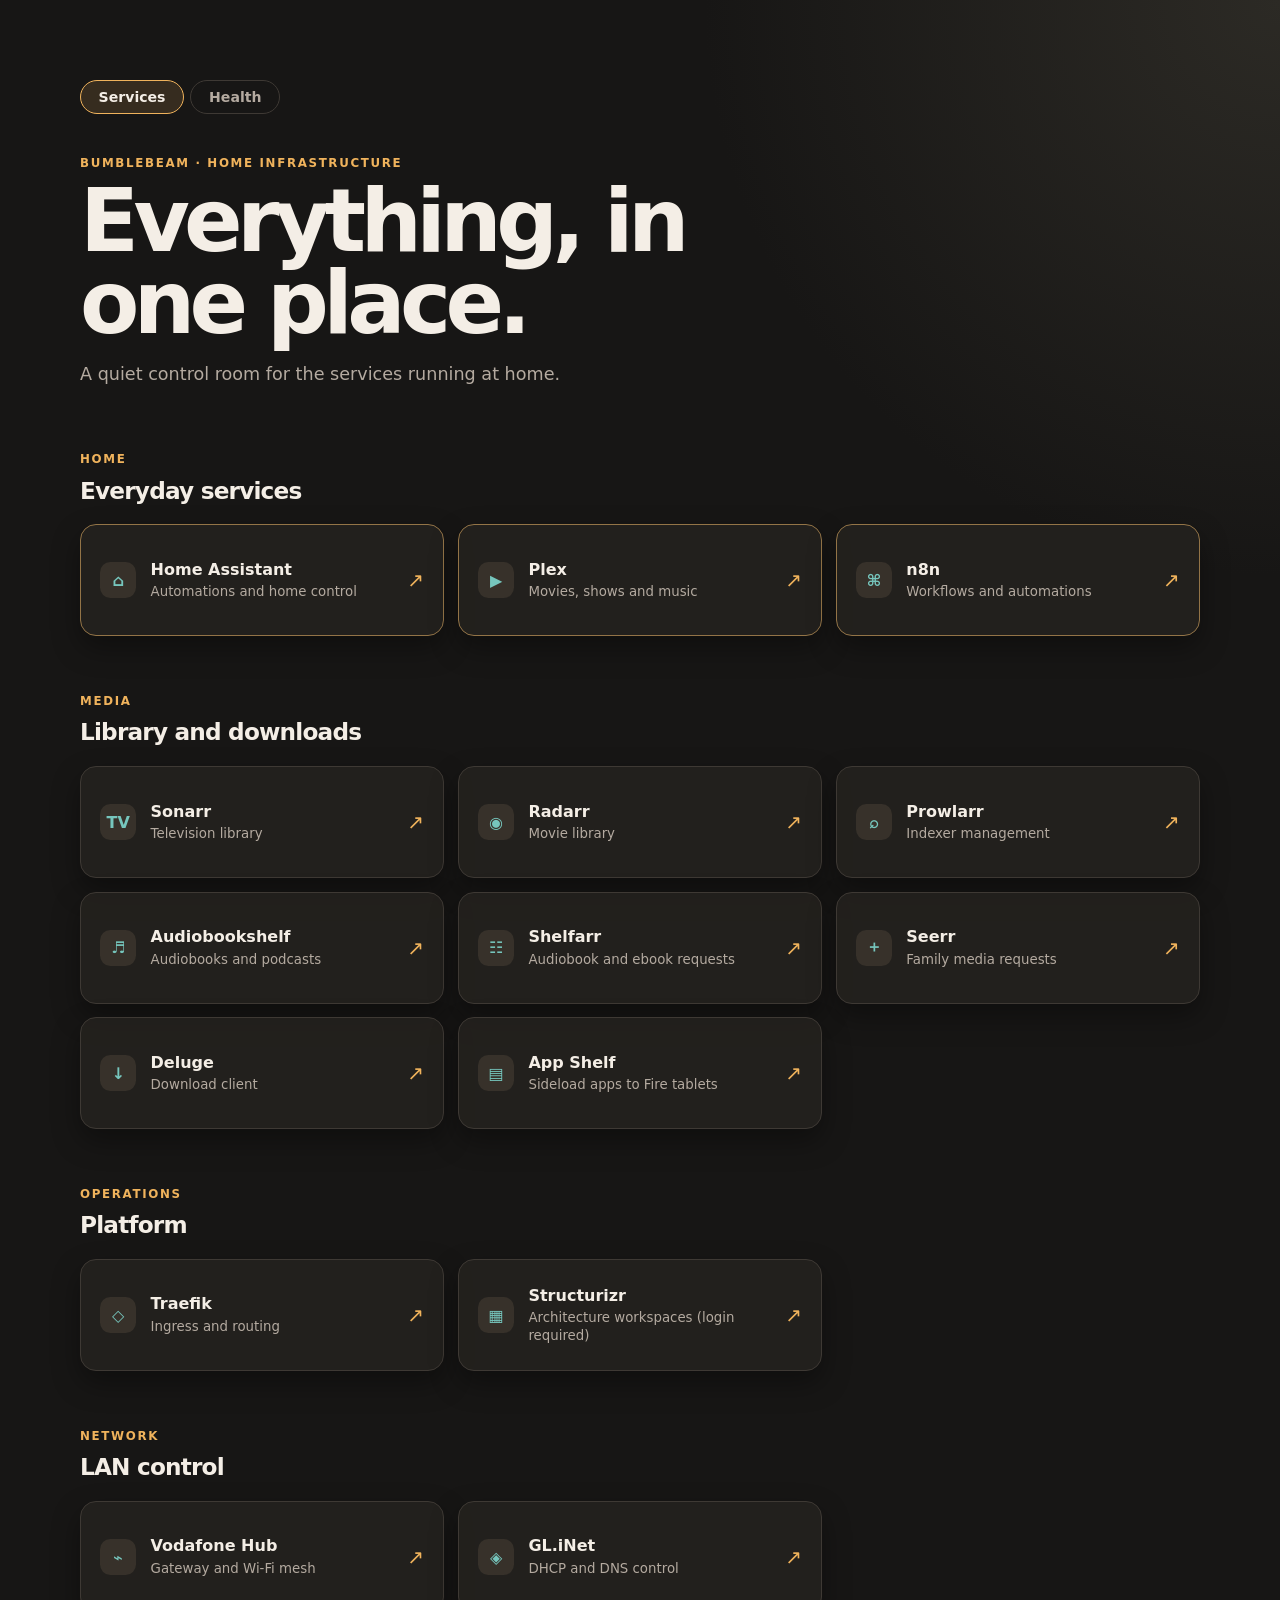
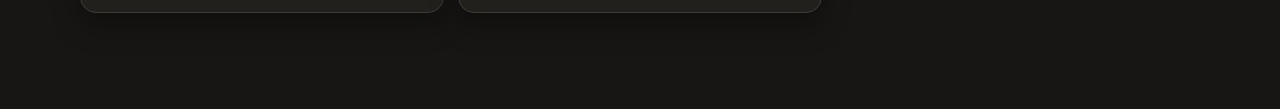
<file: portal/site/index.html>
<!doctype html>
<html lang="en">
  <head>
    <meta charset="utf-8">
    <meta name="viewport" content="width=device-width, initial-scale=1">
    <meta name="color-scheme" content="dark">
    <title>Bumblebeam</title>
    <link rel="stylesheet" href="styles.css">
  </head>
  <body>
    <main class="shell">
      <nav class="tabs" aria-label="Portal sections">
        <a class="tab" href="index.html" aria-current="page">Services</a>
        <a class="tab" href="health.html">Health</a>
      </nav>

      <header class="hero">
        <p class="eyebrow">Bumblebeam · Home Infrastructure</p>
        <h1>Everything, in one place.</h1>
        <p class="lede">A quiet control room for the services running at home.</p>
      </header>

      <section aria-labelledby="home-services">
        <div class="section-heading">
          <p class="section-label">Home</p>
          <h2 id="home-services">Everyday services</h2>
        </div>
        <div class="grid">
          <a class="card card--primary" href="http://hass.svc.home.arpa">
            <span class="icon">⌂</span><span><strong>Home Assistant</strong><small>Automations and home control</small></span><span class="arrow">↗</span>
          </a>
          <a class="card card--primary" href="http://plex.svc.home.arpa">
            <span class="icon">▶</span><span><strong>Plex</strong><small>Movies, shows and music</small></span><span class="arrow">↗</span>
          </a>
          <a class="card card--primary" href="https://n8n.drdavient.com" title="Opens the public HTTPS endpoint; n8n has no trusted local TLS (see ADR 0005)">
            <span class="icon">⌘</span><span><strong>n8n</strong><small>Workflows and automations</small></span><span class="arrow">↗</span>
          </a>
        </div>
      </section>

      <section aria-labelledby="media-services">
        <div class="section-heading">
          <p class="section-label">Media</p>
          <h2 id="media-services">Library and downloads</h2>
        </div>
        <div class="grid">
          <a class="card" href="http://sonarr.svc.home.arpa"><span class="icon">TV</span><span><strong>Sonarr</strong><small>Television library</small></span><span class="arrow">↗</span></a>
          <a class="card" href="http://radarr.svc.home.arpa"><span class="icon">◉</span><span><strong>Radarr</strong><small>Movie library</small></span><span class="arrow">↗</span></a>
          <a class="card" href="http://prowlarr.svc.home.arpa"><span class="icon">⌕</span><span><strong>Prowlarr</strong><small>Indexer management</small></span><span class="arrow">↗</span></a>
          <a class="card" href="http://audiobookshelf.svc.home.arpa"><span class="icon">♬</span><span><strong>Audiobookshelf</strong><small>Audiobooks and podcasts</small></span><span class="arrow">↗</span></a>
          <a class="card" href="http://shelfarr.svc.home.arpa"><span class="icon">☷</span><span><strong>Shelfarr</strong><small>Audiobook and ebook requests</small></span><span class="arrow">↗</span></a>
          <a class="card" href="http://seerr.svc.home.arpa"><span class="icon">＋</span><span><strong>Seerr</strong><small>Family media requests</small></span><span class="arrow">↗</span></a>
          <a class="card" href="http://deluge.svc.home.arpa"><span class="icon">↓</span><span><strong>Deluge</strong><small>Download client</small></span><span class="arrow">↗</span></a>
          <a class="card" href="http://apps.svc.home.arpa"><span class="icon">▤</span><span><strong>App Shelf</strong><small>Sideload apps to Fire tablets</small></span><span class="arrow">↗</span></a>
        </div>
      </section>

      <section aria-labelledby="operations">
        <div class="section-heading">
          <p class="section-label">Operations</p>
          <h2 id="operations">Platform</h2>
        </div>
        <div class="grid">
          <a class="card" href="http://traefik.svc.home.arpa"><span class="icon">◇</span><span><strong>Traefik</strong><small>Ingress and routing</small></span><span class="arrow">↗</span></a>
          <a class="card" href="http://structurizr.svc.home.arpa"><span class="icon">▦</span><span><strong>Structurizr</strong><small>Architecture workspaces (login required)</small></span><span class="arrow">↗</span></a>
        </div>
      </section>

      <section aria-labelledby="network">
        <div class="section-heading">
          <p class="section-label">Network</p>
          <h2 id="network">LAN control</h2>
        </div>
        <div class="grid">
          <a class="card" href="http://vodafone.home.arpa"><span class="icon">⌁</span><span><strong>Vodafone Hub</strong><small>Gateway and Wi-Fi mesh</small></span><span class="arrow">↗</span></a>
          <a class="card" href="http://glinet.home.arpa"><span class="icon">◈</span><span><strong>GL.iNet</strong><small>DHCP and DNS control</small></span><span class="arrow">↗</span></a>
        </div>
      </section>
    </main>
  </body>
</html>
</file>
<file: portal/site/styles.css>
:root {
  color-scheme: dark;
  --ink: #f4eee6;
  --muted: #b4aaa0;
  --ground: #171615;
  --panel: #24211e;
  --line: #3e3934;
  --amber: #f0b35c;
  --teal: #76c6bd;
  --shadow: rgba(0, 0, 0, .35);
  font-family: Inter, ui-sans-serif, system-ui, -apple-system, BlinkMacSystemFont, "Segoe UI", sans-serif;
}

* { box-sizing: border-box; }
body { margin: 0; min-width: 320px; background: radial-gradient(circle at top right, #2c2a25 0, transparent 36rem), var(--ground); color: var(--ink); }
.shell { width: min(1120px, calc(100% - 2.5rem)); margin: 0 auto; padding: 5rem 0 6rem; }
.hero { max-width: 720px; margin-bottom: 4rem; }
.eyebrow, .section-label { margin: 0 0 .65rem; color: var(--amber); font-size: .74rem; font-weight: 750; letter-spacing: .14em; text-transform: uppercase; }
h1, h2, p { margin-top: 0; }
h1 { max-width: 680px; margin-bottom: 1rem; font-size: clamp(2.7rem, 7vw, 5.4rem); line-height: .95; letter-spacing: -.065em; }
h2 { margin-bottom: 1.3rem; font-size: 1.45rem; letter-spacing: -.035em; }
.lede { color: var(--muted); font-size: 1.1rem; line-height: 1.6; }
section + section { margin-top: 3.6rem; }
.grid { display: grid; grid-template-columns: repeat(3, minmax(0, 1fr)); gap: .85rem; }
.card { display: grid; grid-template-columns: auto 1fr auto; gap: .9rem; align-items: center; min-height: 112px; padding: 1.2rem; border: 1px solid var(--line); border-radius: 1rem; background: color-mix(in srgb, var(--panel) 88%, transparent); color: inherit; text-decoration: none; box-shadow: 0 12px 28px var(--shadow); transition: transform .18s ease, border-color .18s ease, background .18s ease; }
.card:hover { transform: translateY(-3px); border-color: var(--amber); background: #2b2824; }
.card:focus-visible { outline: 3px solid var(--teal); outline-offset: 3px; }
.card--primary { border-color: color-mix(in srgb, var(--amber) 48%, var(--line)); }
.icon { display: grid; width: 2.25rem; height: 2.25rem; place-items: center; border-radius: .65rem; background: #37312a; color: var(--teal); font-weight: 800; }
strong, small { display: block; }
strong { margin-bottom: .28rem; font-size: 1rem; }
small { color: var(--muted); line-height: 1.35; }
.arrow { color: var(--amber); font-size: 1.25rem; }
@media (max-width: 760px) { .shell { width: min(100% - 1.5rem, 560px); padding-top: 3rem; } .grid { grid-template-columns: 1fr; } }

/* Tabs (Services / Health) */
.tabs { display: flex; gap: .4rem; margin-bottom: 2.6rem; }
.tab { padding: .5rem 1.1rem; border: 1px solid var(--line); border-radius: 999px; color: var(--muted); font-size: .88rem; font-weight: 650; text-decoration: none; transition: color .18s ease, border-color .18s ease; }
.tab:hover { color: var(--ink); border-color: var(--amber); }
.tab[aria-current="page"] { color: var(--ink); border-color: var(--amber); background: color-mix(in srgb, var(--amber) 14%, transparent); }

/* Health dashboard */
.hero--compact { margin-bottom: 3rem; }
.hero--compact h1 { font-size: clamp(2.2rem, 5vw, 3.6rem); }
.refresh { margin-left: 1rem; padding: .4rem .95rem; border: 1px solid var(--line); border-radius: 999px; background: transparent; color: var(--muted); font: inherit; font-size: .85rem; cursor: pointer; transition: color .18s ease, border-color .18s ease; }
.refresh:hover { color: var(--ink); border-color: var(--amber); }
.refresh:focus-visible { outline: 3px solid var(--teal); outline-offset: 3px; }

/* Status colors are reserved for state and always paired with a text label. */
:root { --status-good: #0ca30c; --status-warning: #fab219; --status-critical: #d03b3b; }
.tile { display: grid; grid-template-columns: auto 1fr auto; gap: .9rem; align-items: center; min-height: 96px; padding: 1.1rem 1.2rem; border: 1px solid var(--line); border-radius: 1rem; background: color-mix(in srgb, var(--panel) 88%, transparent); }
.tile-glyph { display: grid; width: 2.25rem; height: 2.25rem; place-items: center; border-radius: .65rem; background: #37312a; font-weight: 800; color: var(--muted); }
.tile-state { justify-self: end; font-size: .82rem; font-weight: 750; letter-spacing: .06em; text-transform: uppercase; color: var(--muted); }
.tile-detail { color: var(--muted); }
.tile[data-state="up"] .tile-glyph { color: var(--status-good); }
.tile[data-state="up"] .tile-state { color: var(--status-good); }
.tile[data-state="slow"] .tile-glyph { color: var(--status-warning); }
.tile[data-state="slow"] .tile-state { color: var(--status-warning); }
.tile[data-state="down"] .tile-glyph { color: var(--status-critical); }
.tile[data-state="down"] .tile-state { color: var(--status-critical); }
.tile[data-state="down"] { border-color: color-mix(in srgb, var(--status-critical) 45%, var(--line)); }

@media (prefers-reduced-motion: reduce) {
  .card, .tab, .refresh { transition: none; }
  .card:hover { transform: none; }
}
</file>
